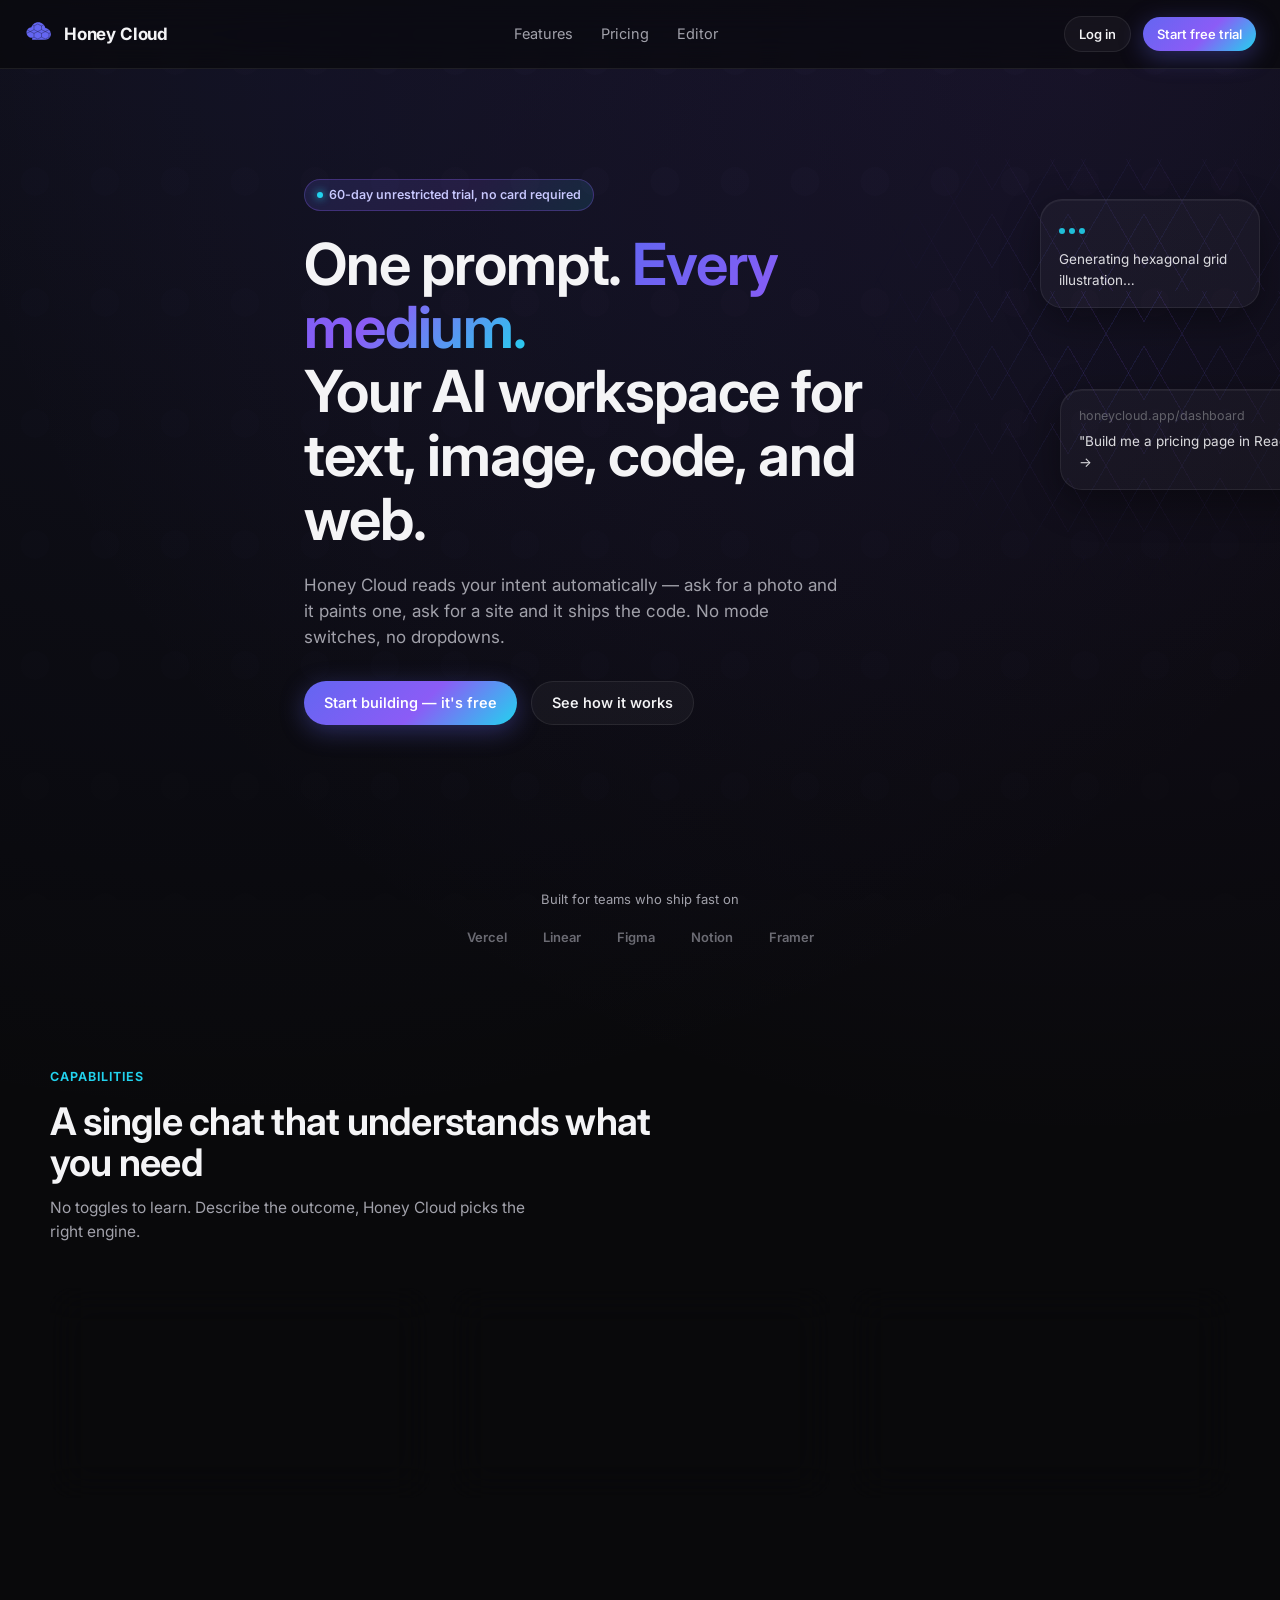
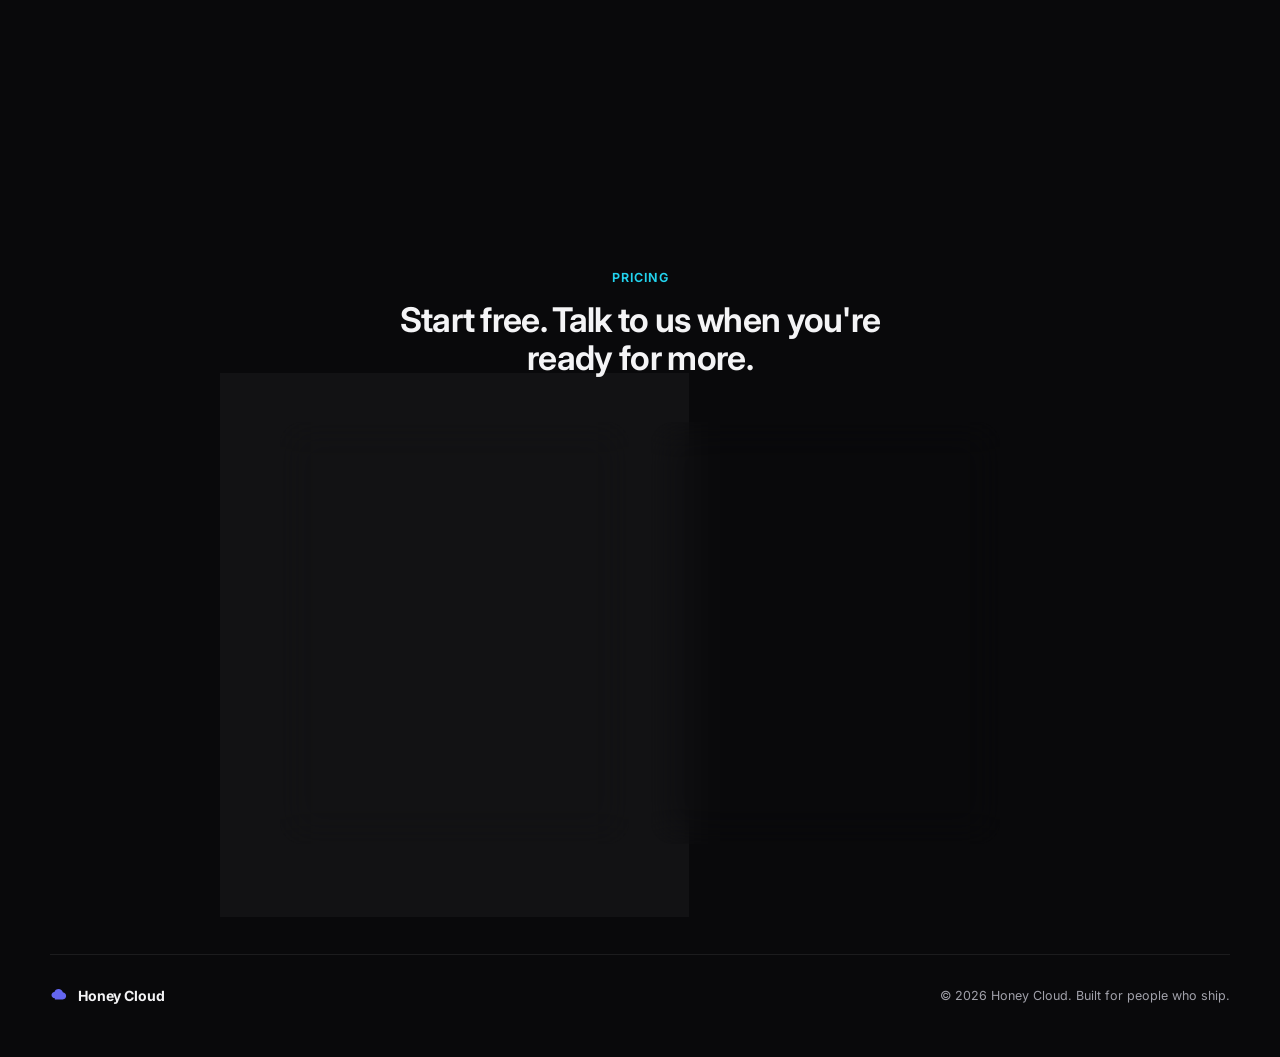
<file: index.html>
<!DOCTYPE html>
<html lang="en">
<head>
<meta charset="UTF-8">
<meta name="viewport" content="width=device-width, initial-scale=1.0">
<title>Honey Cloud — The AI workspace that thinks in every medium</title>
<link rel="preconnect" href="https://fonts.googleapis.com">
<link href="https://fonts.googleapis.com/css2?family=Inter:wght@400;500;600;650;700;800&display=swap" rel="stylesheet">
<link rel="stylesheet" href="style.css">
<link rel="stylesheet" href="components.css">
<link rel="stylesheet" href="animations.css">
</head>
<body>

<nav class="navbar">
  <div class="navbar__brand">
    <svg class="logo-mark" width="30" height="30" viewBox="0 0 48 48" fill="none" xmlns="http://www.w3.org/2000/svg">
      <defs>
        <linearGradient id="cloudGrad" x1="0" y1="0" x2="48" y2="48">
          <stop offset="0%" stop-color="#6366F1"/>
          <stop offset="55%" stop-color="#8B5CF6"/>
          <stop offset="100%" stop-color="#22D3EE"/>
        </linearGradient>
        <clipPath id="cloudClip">
          <path d="M13 30C8 30 4 26.2 4 21.5C4 17.1 7.4 13.5 11.8 13.1C13.2 8.5 17.5 5 22.7 5C28.4 5 33.1 9 34.2 14.3C39.2 14.9 43 19 43 24C43 29 39 33 34 33H13Z"/>
        </clipPath>
      </defs>
      <path d="M13 30C8 30 4 26.2 4 21.5C4 17.1 7.4 13.5 11.8 13.1C13.2 8.5 17.5 5 22.7 5C28.4 5 33.1 9 34.2 14.3C39.2 14.9 43 19 43 24C43 29 39 33 34 33H13Z" fill="url(#cloudGrad)"/>
      <g clip-path="url(#cloudClip)" stroke="rgba(9,9,11,0.55)" stroke-width="0.9" fill="none">
        <path d="M-2 8 L4 11 L4 17 L-2 20 M4 11 L10 8 L16 11 L16 17 L10 20 L4 17 M16 11 L22 8 L28 11 L28 17 L22 20 L16 17 M28 11 L34 8 L40 11 L40 17 L34 20 L28 17 M40 11 L46 8 L52 11 L52 17 L46 20 L40 17"/>
        <path d="M-2 20 L4 23 L4 29 L-2 32 M4 23 L10 20 L16 23 L16 29 L10 32 L4 29 M16 23 L22 20 L28 23 L28 29 L22 32 L16 29 M28 23 L34 20 L40 23 L40 29 L34 32 L28 29 M40 23 L46 20 L52 23 L52 29 L46 32 L40 29"/>
      </g>
    </svg>
    Honey Cloud
  </div>
  <div class="navbar__links">
    <a href="#features">Features</a>
    <a href="#pricing">Pricing</a>
    <a href="editor.html">Editor</a>
  </div>
  <div class="navbar__actions">
    <a href="login.html" class="btn btn-ghost btn-sm">Log in</a>
    <a href="login.html" class="btn btn-primary btn-sm">Start free trial</a>
  </div>
</nav>

<!-- ================= HERO ================= -->
<header class="hero parallax-stage">
  <div class="container hero__inner">
    <div class="badge reveal"><span class="badge-dot"></span> 60-day unrestricted trial, no card required</div>
    <h1 class="hero__title reveal">
      One prompt. <span class="gradient-text">Every medium.</span><br>
      Your AI workspace for text, image, code, and web.
    </h1>
    <p class="hero__sub reveal">
      Honey Cloud reads your intent automatically — ask for a photo and it paints one,
      ask for a site and it ships the code. No mode switches, no dropdowns.
    </p>
    <div class="hero__cta reveal">
      <a href="login.html" class="btn btn-primary">Start building — it's free</a>
      <a href="#features" class="btn btn-ghost">See how it works</a>
    </div>
  </div>

  <div class="hero__scene parallax-layer" id="heroScene">
    <div class="hero__panel hero__panel--1 glass-card hero-float">
      <span class="typing-dots"><span></span><span></span><span></span></span>
      <p style="color:var(--text-primary); font-size:13.5px; margin-top:8px;">Generating hexagonal grid illustration…</p>
    </div>
    <div class="hero__panel hero__panel--2 glass-card">
      <p style="font-size:12.5px; color:var(--text-tertiary);">honeycloud.app/dashboard</p>
      <p style="font-size:13.5px; color:var(--text-primary); margin-top:6px;">"Build me a pricing page in React" →</p>
    </div>
    <div class="hex-grid-deco" aria-hidden="true"></div>
  </div>
</header>

<!-- ================= LOGOS ================= -->
<section class="logo-strip container">
  <p class="reveal">Built for teams who ship fast on</p>
  <div class="logo-strip__row reveal">
    <span>Vercel</span><span>Linear</span><span>Figma</span><span>Notion</span><span>Framer</span>
  </div>
</section>

<!-- ================= FEATURES ================= -->
<section id="features" class="container features">
  <span class="section-eyebrow reveal">Capabilities</span>
  <h2 class="reveal">A single chat that understands what you need</h2>
  <p class="features__lede reveal">No toggles to learn. Describe the outcome, Honey Cloud picks the right engine.</p>

  <div class="features__grid">
    <article class="glass-card feature-card tilt-card reveal">
      <div class="hex-frame">
        <svg width="20" height="20" viewBox="0 0 24 24" fill="none" stroke="#c9c9ff" stroke-width="1.8"><rect x="3" y="3" width="18" height="18" rx="2"/><circle cx="8.5" cy="8.5" r="1.5"/><path d="M21 15l-5-5L5 21"/></svg>
      </div>
      <h3>Image generation</h3>
      <p>Say "photo of…" or "art of…" and Honey Cloud paints it instantly through a free public renderer — no separate tool.</p>
    </article>

    <article class="glass-card feature-card tilt-card reveal">
      <div class="hex-frame">
        <svg width="20" height="20" viewBox="0 0 24 24" fill="none" stroke="#c9c9ff" stroke-width="1.8"><polyline points="16 18 22 12 16 6"/><polyline points="8 6 2 12 8 18"/></svg>
      </div>
      <h3>Code &amp; websites</h3>
      <p>Ask for a site, a component, or a script — the answer lands in a syntax-highlighted block, ready to copy.</p>
    </article>

    <article class="glass-card feature-card tilt-card reveal">
      <div class="hex-frame">
        <svg width="20" height="20" viewBox="0 0 24 24" fill="none" stroke="#c9c9ff" stroke-width="1.8"><circle cx="11" cy="11" r="8"/><line x1="21" y1="21" x2="16.65" y2="16.65"/></svg>
      </div>
      <h3>Live web search</h3>
      <p>Flip on search for any message and Honey Cloud grounds its answer in real-time results before it responds.</p>
    </article>

    <article class="glass-card feature-card tilt-card reveal">
      <div class="hex-frame">
        <svg width="20" height="20" viewBox="0 0 24 24" fill="none" stroke="#c9c9ff" stroke-width="1.8"><path d="M12 20h9"/><path d="M16.5 3.5a2.12 2.12 0 0 1 3 3L7 19l-4 1 1-4Z"/></svg>
      </div>
      <h3>Canva-style editor</h3>
      <p>Crop, layer text, and adjust color on any generated image right inside the workspace, then export in one click.</p>
    </article>

    <article class="glass-card feature-card tilt-card reveal">
      <div class="hex-frame">
        <svg width="20" height="20" viewBox="0 0 24 24" fill="none" stroke="#c9c9ff" stroke-width="1.8"><rect x="3" y="11" width="18" height="10" rx="2"/><path d="M7 11V7a5 5 0 0 1 10 0v4"/></svg>
      </div>
      <h3>Private by default</h3>
      <p>Every session is scoped to your account in local storage — nothing you build is shared across workspaces.</p>
    </article>

    <article class="glass-card feature-card tilt-card reveal">
      <div class="hex-frame">
        <svg width="20" height="20" viewBox="0 0 24 24" fill="none" stroke="#c9c9ff" stroke-width="1.8"><path d="M12 2v20M2 12h20"/></svg>
      </div>
      <h3>60 days, unrestricted</h3>
      <p>Every new account gets two full months of unlimited access — no locked features, no soft paywalls.</p>
    </article>
  </div>
</section>

<!-- ================= PRICING ================= -->
<section id="pricing" class="container pricing">
  <span class="section-eyebrow reveal">Pricing</span>
  <h2 class="reveal">Start free. Talk to us when you're ready for more.</h2>

  <div class="pricing__grid">
    <div class="glass-card price-card reveal">
      <div>
        <h3>Trial</h3>
        <p style="margin-top:6px;">For getting your first project shipped.</p>
      </div>
      <div class="price-amount">$0 <span>/ 60 days</span></div>
      <ul class="price-features">
        <li>✓ Unlimited chat, image &amp; code generation</li>
        <li>✓ Full access to the visual editor</li>
        <li>✓ Live web search grounding</li>
      </ul>
      <a href="login.html" class="btn btn-ghost btn-block">Start trial</a>
    </div>

    <div class="glass-card price-card is-featured reveal">
      <div class="badge" style="align-self:flex-start;">Most requested</div>
      <div>
        <h3>Team</h3>
        <p style="margin-top:6px;">For studios running Honey Cloud daily.</p>
      </div>
      <div class="price-amount">Custom</div>
      <ul class="price-features">
        <li>✓ Everything in Trial, permanently</li>
        <li>✓ Priority access resets</li>
        <li>✓ Direct line to the admin team</li>
      </ul>
      <a href="login.html" class="btn btn-primary btn-block">Contact admin</a>
    </div>
  </div>
</section>

<footer class="container footer">
  <div class="navbar__brand" style="font-size:14px;">
    <svg width="18" height="18" viewBox="0 0 48 48"><path d="M13 30C8 30 4 26.2 4 21.5C4 17.1 7.4 13.5 11.8 13.1C13.2 8.5 17.5 5 22.7 5C28.4 5 33.1 9 34.2 14.3C39.2 14.9 43 19 43 24C43 29 39 33 34 33H13Z" fill="url(#cloudGrad)"/></svg>
    Honey Cloud
  </div>
  <p style="font-size:12.5px;">© 2026 Honey Cloud. Built for people who ship.</p>
</footer>

<div class="toast" id="toast"></div>

<style>
/* Page-specific layout, kept local since it only applies to index.html */
.hero { position: relative; overflow: hidden; padding: 110px 0 140px; z-index: 1; }
.hero__inner { max-width: 720px; text-align: left; }
.hero__title { font-size: clamp(34px, 5.4vw, 58px); margin: 22px 0 20px; }
.hero__sub { font-size: 17px; max-width: 540px; margin-bottom: 30px; }
.hero__cta { display: flex; gap: 14px; flex-wrap: wrap; }
.hero__scene { position: absolute; top: 90px; right: -40px; width: 480px; height: 420px; z-index: 0; opacity: 0.9; }
.hero__panel { position: absolute; padding: 16px 18px; width: 220px; }
.hero__panel--1 { top: 40px; right: 60px; }
.hero__panel--2 { top: 230px; right: 0; width: 260px; }
.hex-grid-deco {
  position: absolute; inset: 0;
  background-image: repeating-linear-gradient(60deg, transparent, transparent 38px, rgba(139,92,246,0.15) 38px, rgba(139,92,246,0.15) 39px),
                     repeating-linear-gradient(-60deg, transparent, transparent 38px, rgba(99,102,241,0.15) 38px, rgba(99,102,241,0.15) 39px);
  background-size: 76px 132px;
  mask-image: radial-gradient(circle at 60% 40%, black, transparent 70%);
}
.logo-strip { padding: 24px 0 60px; text-align: center; color: var(--text-tertiary); font-size: 13px; }
.logo-strip__row { display: flex; justify-content: center; gap: 36px; margin-top: 18px; flex-wrap: wrap; font-weight: 600; color: var(--text-tertiary); }
.features { padding: 60px 0 100px; }
.features h2 { font-size: clamp(26px, 3.6vw, 38px); max-width: 640px; }
.features__lede { margin-top: 12px; font-size: 15.5px; max-width: 480px; }
.features__grid { display: grid; grid-template-columns: repeat(3, 1fr); gap: 20px; margin-top: 44px; }
.feature-card { padding: 26px 24px; }
.feature-card h3 { font-size: 17px; margin-bottom: 8px; }
.feature-card p { font-size: 14px; }
.pricing { padding: 40px 0 110px; text-align: center; }
.pricing h2 { font-size: clamp(24px, 3.4vw, 34px); max-width: 560px; margin: 0 auto; }
.pricing__grid { display: grid; grid-template-columns: repeat(2, 1fr); gap: 22px; margin-top: 46px; max-width: 720px; margin-left: auto; margin-right: auto; text-align: left; }
.footer { display: flex; justify-content: space-between; align-items: center; padding: 30px 0 50px; border-top: 1px solid var(--border-glass); }
@media (max-width: 860px) {
  .navbar__links { display: none; }
  .hero__scene { display: none; }
  .features__grid { grid-template-columns: 1fr; }
  .pricing__grid { grid-template-columns: 1fr; }
}
</style>

<script src="main.js"></script>
</body>
</html>
</file>
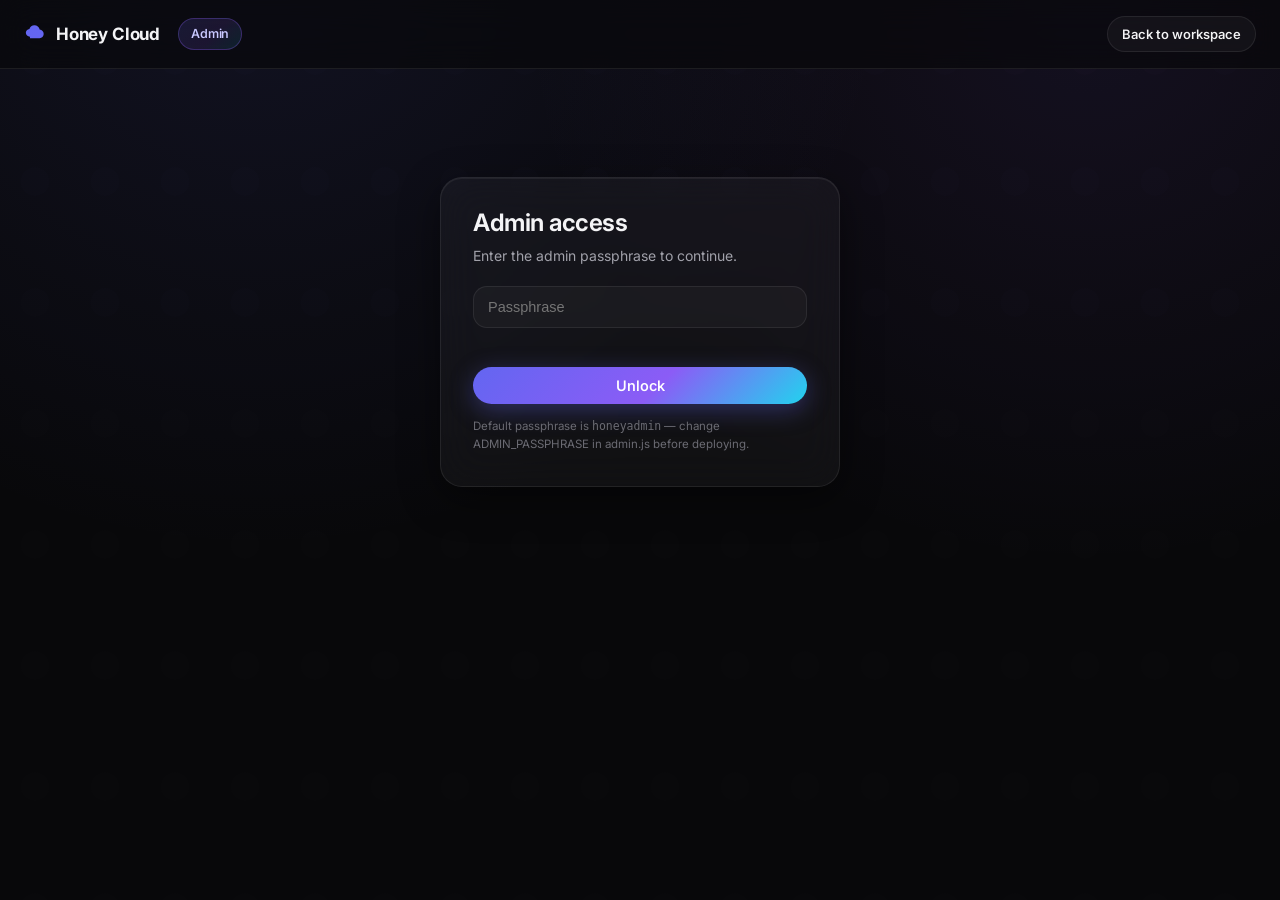
<file: admin.html>
<!DOCTYPE html>
<html lang="en">
<head>
<meta charset="UTF-8">
<meta name="viewport" content="width=device-width, initial-scale=1.0">
<title>Admin — Honey Cloud</title>
<link href="https://fonts.googleapis.com/css2?family=Inter:wght@400;500;600;650;700;800&display=swap" rel="stylesheet">
<link rel="stylesheet" href="style.css">
<link rel="stylesheet" href="components.css">
<link rel="stylesheet" href="animations.css">
</head>
<body>

<nav class="navbar">
  <a href="dashboard.html" class="navbar__brand">
    <svg width="22" height="22" viewBox="0 0 48 48">
      <defs><linearGradient id="g4" x1="0" y1="0" x2="48" y2="48">
        <stop offset="0%" stop-color="#6366F1"/><stop offset="55%" stop-color="#8B5CF6"/><stop offset="100%" stop-color="#22D3EE"/>
      </linearGradient></defs>
      <path d="M13 30C8 30 4 26.2 4 21.5C4 17.1 7.4 13.5 11.8 13.1C13.2 8.5 17.5 5 22.7 5C28.4 5 33.1 9 34.2 14.3C39.2 14.9 43 19 43 24C43 29 39 33 34 33H13Z" fill="url(#g4)"/>
    </svg>
    Honey Cloud <span class="badge" style="margin-left:8px;">Admin</span>
  </a>
  <a href="dashboard.html" class="btn btn-ghost btn-sm">Back to workspace</a>
</nav>

<main class="container" style="padding:48px 24px 80px; max-width:920px;">

  <div id="lockScreen" class="glass-card" style="max-width:400px; margin:60px auto; padding:32px;">
    <h2 style="margin-bottom:8px;">Admin access</h2>
    <p style="margin-bottom:20px; font-size:14px;">Enter the admin passphrase to continue.</p>
    <div class="field">
      <input id="adminPass" type="password" placeholder="Passphrase">
      <div class="field-error" id="adminError"></div>
    </div>
    <button class="btn btn-primary btn-block" onclick="unlockAdmin()">Unlock</button>
    <p style="font-size:11.5px; color:var(--text-tertiary); margin-top:14px;">
      Default passphrase is <code>honeyadmin</code> — change ADMIN_PASSPHRASE in admin.js before deploying.
    </p>
  </div>

  <div id="adminContent" style="display:none;">
    <h1 style="font-size:28px; margin-bottom:6px;">Admin dashboard</h1>
    <p style="margin-bottom:32px;">Manage registered accounts and trial windows.</p>

    <div class="stat-grid">
      <div class="glass-card stat-card">
        <p class="stat-label">Registered users</p>
        <p class="stat-value" id="statUserCount">0</p>
      </div>
      <div class="glass-card stat-card">
        <p class="stat-label">Active trials</p>
        <p class="stat-value" id="statActiveCount">0</p>
      </div>
      <div class="glass-card stat-card">
        <p class="stat-label">Expired trials</p>
        <p class="stat-value" id="statExpiredCount">0</p>
      </div>
    </div>

    <div class="glass-card" style="margin-top:28px; padding:0; overflow:hidden;">
      <table class="user-table">
        <thead>
          <tr><th>Name</th><th>Email</th><th>Signed up</th><th>Trial status</th><th></th></tr>
        </thead>
        <tbody id="userTableBody"></tbody>
      </table>
      <p id="emptyUsers" style="padding:28px; text-align:center; color:var(--text-tertiary); display:none;">
        No accounts yet. New sign-ups from login.html will appear here.
      </p>
    </div>
  </div>
</main>

<div class="toast" id="toast"></div>

<style>
.stat-grid { display: grid; grid-template-columns: repeat(3, 1fr); gap: 18px; }
.stat-card { padding: 22px 24px; }
.stat-label { font-size: 12.5px; color: var(--text-tertiary); margin-bottom: 8px; }
.stat-value { font-size: 30px; font-weight: 700; letter-spacing: -0.02em; }
.user-table { width: 100%; border-collapse: collapse; font-size: 13.5px; }
.user-table th {
  text-align: left; padding: 14px 20px; font-size: 11.5px; text-transform: uppercase;
  letter-spacing: 0.05em; color: var(--text-tertiary); border-bottom: 1px solid var(--border-glass);
}
.user-table td { padding: 14px 20px; border-bottom: 1px solid var(--border-glass); color: var(--text-secondary); }
.user-table tr:last-child td { border-bottom: none; }
.status-active { color: #86efac; }
.status-expired { color: #fb7185; }
@media (max-width: 700px) { .stat-grid { grid-template-columns: 1fr; } }
</style>

<script src="main.js"></script>
<script src="auth.js"></script>
<script src="admin.js"></script>
</body>
</html>
</file>
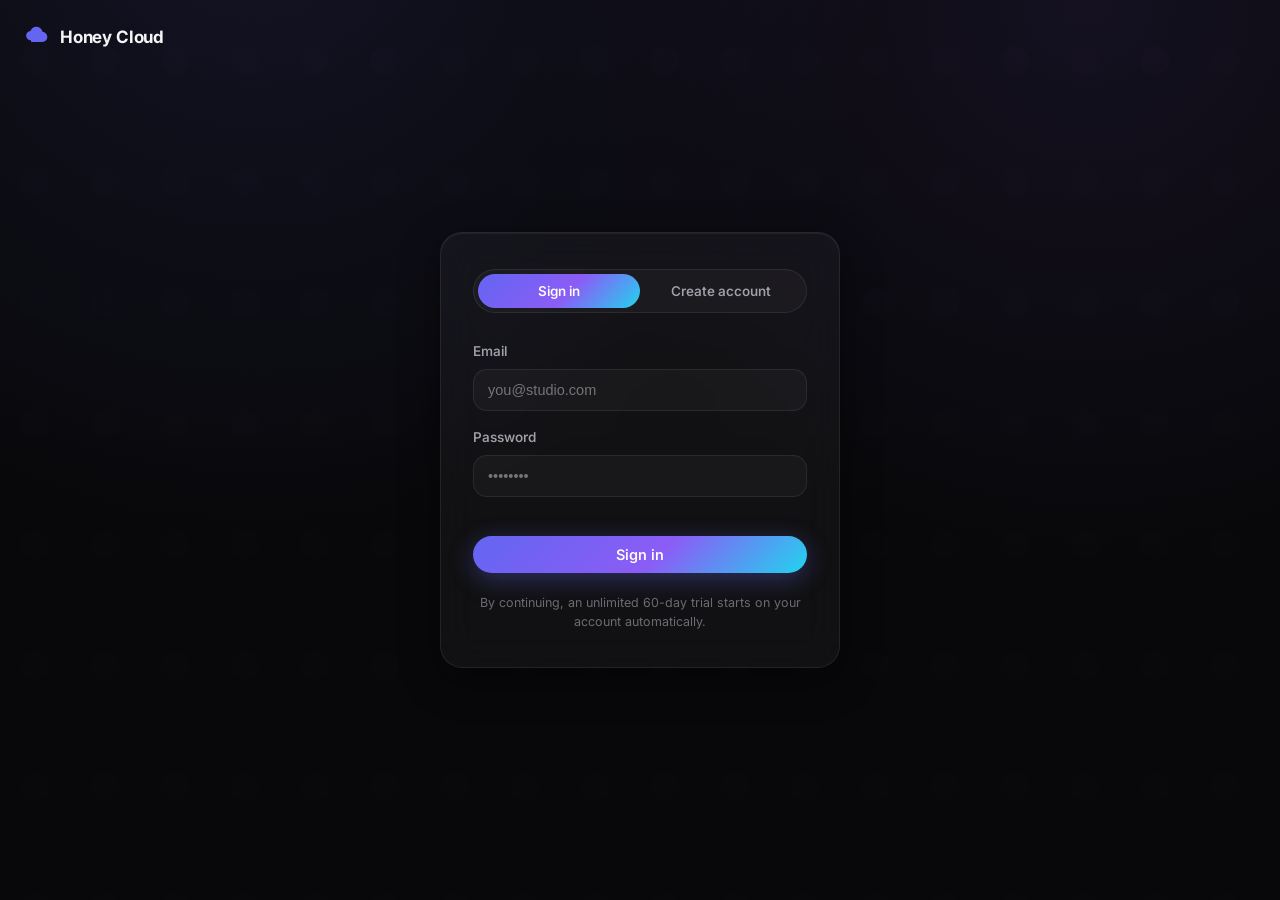
<file: dashboard.html>
<!DOCTYPE html>
<html lang="en">
<head>
<meta charset="UTF-8">
<meta name="viewport" content="width=device-width, initial-scale=1.0">
<title>Dashboard — Honey Cloud</title>
<link href="https://fonts.googleapis.com/css2?family=Inter:wght@400;500;600;650;700;800&display=swap" rel="stylesheet">
<link rel="stylesheet" href="style.css">
<link rel="stylesheet" href="components.css">
<link rel="stylesheet" href="dashboard.css">
<link rel="stylesheet" href="animations.css">
</head>
<body>

<div class="sidebar-backdrop" id="sidebarBackdrop" onclick="toggleSidebar(false)"></div>

<div class="app-shell">
  <aside class="sidebar" id="sidebar">
    <a href="index.html" class="sidebar__brand">
      <svg class="logo-mark" width="24" height="24" viewBox="0 0 48 48">
        <defs><linearGradient id="g3" x1="0" y1="0" x2="48" y2="48">
          <stop offset="0%" stop-color="#6366F1"/><stop offset="55%" stop-color="#8B5CF6"/><stop offset="100%" stop-color="#22D3EE"/>
        </linearGradient></defs>
        <path d="M13 30C8 30 4 26.2 4 21.5C4 17.1 7.4 13.5 11.8 13.1C13.2 8.5 17.5 5 22.7 5C28.4 5 33.1 9 34.2 14.3C39.2 14.9 43 19 43 24C43 29 39 33 34 33H13Z" fill="url(#g3)"/>
      </svg>
      Honey Cloud
    </a>

    <button class="sidebar__new" onclick="newChat()">
      <svg width="16" height="16" viewBox="0 0 24 24" fill="none" stroke="currentColor" stroke-width="2"><path d="M12 5v14M5 12h14"/></svg>
      New chat
    </button>

    <div class="sidebar__section-label">Today</div>
    <div class="sidebar__history" id="historyList">
      <!-- populated by chat.js -->
    </div>

    <div class="sidebar__section-label" style="margin-top:auto;">Workspace</div>
    <a href="editor.html" class="sidebar__item">
      <svg width="15" height="15" viewBox="0 0 24 24" fill="none" stroke="currentColor" stroke-width="2"><path d="M12 20h9"/><path d="M16.5 3.5a2.12 2.12 0 0 1 3 3L7 19l-4 1 1-4Z"/></svg>
      Image editor
    </a>

    <div class="sidebar__footer">
      <div class="sidebar__user">
        <div class="sidebar__avatar" id="userAvatar">?</div>
        <span id="userNameLabel" style="overflow:hidden; text-overflow:ellipsis; white-space:nowrap;">—</span>
      </div>
      <button class="btn-icon" title="Log out" onclick="handleLogout()">
        <svg width="15" height="15" viewBox="0 0 24 24" fill="none" stroke="currentColor" stroke-width="2"><path d="M9 21H5a2 2 0 0 1-2-2V5a2 2 0 0 1 2-2h4"/><polyline points="16 17 21 12 16 7"/><line x1="21" y1="12" x2="9" y2="12"/></svg>
      </button>
    </div>
  </aside>

  <main class="workspace">
    <div class="workspace__topbar">
      <button class="btn-icon" id="sidebarToggle" onclick="toggleSidebar()" style="display:none;">
        <svg width="16" height="16" viewBox="0 0 24 24" fill="none" stroke="currentColor" stroke-width="2"><line x1="3" y1="12" x2="21" y2="12"/><line x1="3" y1="6" x2="21" y2="6"/><line x1="3" y1="18" x2="21" y2="18"/></svg>
      </button>
      <div class="trial-pill" id="trialPill">Checking trial status…</div>
      <a href="admin.html" class="gear-link" title="Admin" style="position:static;">
        <svg width="18" height="18" viewBox="0 0 24 24" fill="none" stroke="currentColor" stroke-width="1.8"><circle cx="12" cy="12" r="3"/><path d="M19.4 15a1.65 1.65 0 0 0 .33 1.82l.06.06a2 2 0 1 1-2.83 2.83l-.06-.06a1.65 1.65 0 0 0-1.82-.33 1.65 1.65 0 0 0-1 1.51V21a2 2 0 0 1-4 0v-.09A1.65 1.65 0 0 0 9 19.4a1.65 1.65 0 0 0-1.82.33l-.06.06a2 2 0 1 1-2.83-2.83l.06-.06a1.65 1.65 0 0 0 .33-1.82 1.65 1.65 0 0 0-1.51-1H3a2 2 0 0 1 0-4h.09A1.65 1.65 0 0 0 4.6 9a1.65 1.65 0 0 0-.33-1.82l-.06-.06a2 2 0 1 1 2.83-2.83l.06.06a1.65 1.65 0 0 0 1.82.33H9a1.65 1.65 0 0 0 1-1.51V3a2 2 0 0 1 4 0v.09a1.65 1.65 0 0 0 1 1.51 1.65 1.65 0 0 0 1.82-.33l.06-.06a2 2 0 1 1 2.83 2.83l-.06.06a1.65 1.65 0 0 0-.33 1.82V9a1.65 1.65 0 0 0 1.51 1H21a2 2 0 0 1 0 4h-.09a1.65 1.65 0 0 0-1.51 1z"/></svg>
      </a>
    </div>

    <div class="chat-scroll" id="chatScroll">
      <div class="chat-inner" id="chatInner">
        <div class="chat-empty" id="chatEmpty">
          <svg width="46" height="46" viewBox="0 0 48 48" class="hero-float">
            <path d="M13 30C8 30 4 26.2 4 21.5C4 17.1 7.4 13.5 11.8 13.1C13.2 8.5 17.5 5 22.7 5C28.4 5 33.1 9 34.2 14.3C39.2 14.9 43 19 43 24C43 29 39 33 34 33H13Z" fill="url(#chatCloudGrad)"/>
            <defs><linearGradient id="chatCloudGrad" x1="0" y1="0" x2="48" y2="48">
              <stop offset="0%" stop-color="#6366F1"/><stop offset="55%" stop-color="#8B5CF6"/><stop offset="100%" stop-color="#22D3EE"/>
            </linearGradient></defs>
          </svg>
          <h2>What are we building today?</h2>
          <p style="max-width:380px;">Ask for a chat answer, a photo, a video frame, or working code — Honey Cloud picks the right output automatically.</p>
        </div>
      </div>
    </div>

    <div class="composer">
      <div class="composer-inner glass-card">
        <textarea id="promptInput" rows="1" placeholder="Message Honey Cloud… try 'photo of a honeycomb at sunrise'" onkeydown="handleComposerKey(event)"></textarea>
        <div class="composer-tools">
          <button class="tool-toggle" id="searchToggle" onclick="toggleSearch()" title="Ground responses in live web search">
            <svg width="13" height="13" viewBox="0 0 24 24" fill="none" stroke="currentColor" stroke-width="2"><circle cx="11" cy="11" r="8"/><line x1="21" y1="21" x2="16.65" y2="16.65"/></svg>
            Search
          </button>
          <button class="btn-icon" id="sendBtn" onclick="sendMessage()" style="background:var(--accent-gradient);">
            <svg width="15" height="15" viewBox="0 0 24 24" fill="none" stroke="white" stroke-width="2"><line x1="22" y1="2" x2="11" y2="13"/><polygon points="22 2 15 22 11 13 2 9 22 2"/></svg>
          </button>
        </div>
      </div>
      <p class="composer-hint">Honey Cloud can make mistakes. Verify important results.</p>
    </div>
  </main>
</div>

<div class="toast" id="toast"></div>

<script src="main.js"></script>
<script src="auth.js"></script>
<script src="chat.js"></script>
</body>
</html>
</file>
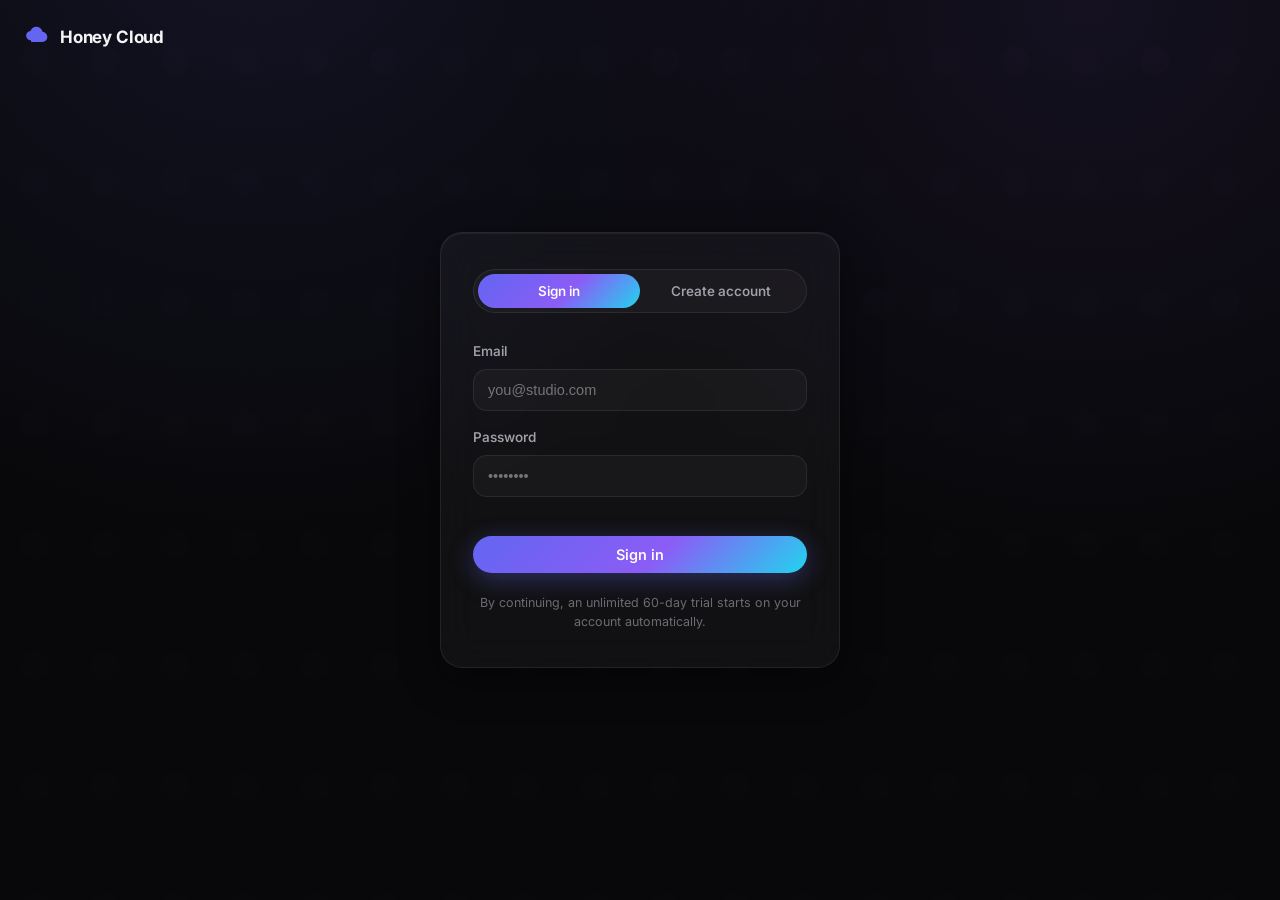
<file: editor.html>
<!DOCTYPE html>
<html lang="en">
<head>
<meta charset="UTF-8">
<meta name="viewport" content="width=device-width, initial-scale=1.0">
<title>Editor — Honey Cloud</title>
<link href="https://fonts.googleapis.com/css2?family=Inter:wght@400;500;600;650;700;800&display=swap" rel="stylesheet">
<link rel="stylesheet" href="style.css">
<link rel="stylesheet" href="components.css">
<link rel="stylesheet" href="editor.css">
<link rel="stylesheet" href="animations.css">
</head>
<body>

<div class="editor-shell">
  <div class="editor-topbar">
    <div class="navbar__brand" style="font-size:15px;">
      <a href="dashboard.html" class="btn-icon" title="Back to chat">
        <svg width="15" height="15" viewBox="0 0 24 24" fill="none" stroke="currentColor" stroke-width="2"><line x1="19" y1="12" x2="5" y2="12"/><polyline points="12 19 5 12 12 5"/></svg>
      </a>
      Image editor
    </div>
    <div style="display:flex; gap:10px;">
      <button class="btn btn-ghost btn-sm" onclick="resetCanvas()">Reset</button>
      <button class="btn btn-primary btn-sm" onclick="downloadCanvas()">
        <svg width="14" height="14" viewBox="0 0 24 24" fill="none" stroke="white" stroke-width="2"><path d="M21 15v4a2 2 0 0 1-2 2H5a2 2 0 0 1-2-2v-4"/><polyline points="7 10 12 15 17 10"/><line x1="12" y1="15" x2="12" y2="3"/></svg>
        Download
      </button>
    </div>
  </div>

  <div class="editor-body">
    <div class="tool-rail">
      <button class="tool-btn is-active" data-tool="select" onclick="setTool('select')">
        <svg width="18" height="18" viewBox="0 0 24 24" fill="none" stroke="currentColor" stroke-width="1.8"><path d="M3 3l7.07 16.97 2.51-7.39 7.39-2.51L3 3z"/></svg>
        <span>Select / move</span>
      </button>
      <button class="tool-btn" data-tool="crop" onclick="setTool('crop')">
        <svg width="18" height="18" viewBox="0 0 24 24" fill="none" stroke="currentColor" stroke-width="1.8"><path d="M6.13 1L6 16a2 2 0 0 0 2 2h15"/><path d="M1 6.13L16 6a2 2 0 0 1 2 2v15"/></svg>
        <span>Crop</span>
      </button>
      <button class="tool-btn" data-tool="text" onclick="setTool('text')">
        <svg width="18" height="18" viewBox="0 0 24 24" fill="none" stroke="currentColor" stroke-width="1.8"><polyline points="4 7 4 4 20 4 20 7"/><line x1="9" y1="20" x2="15" y2="20"/><line x1="12" y1="4" x2="12" y2="20"/></svg>
        <span>Add text</span>
      </button>
      <button class="tool-btn" data-tool="shape" onclick="setTool('shape')">
        <svg width="18" height="18" viewBox="0 0 24 24" fill="none" stroke="currentColor" stroke-width="1.8"><rect x="3" y="3" width="7" height="7"/><circle cx="17.5" cy="17.5" r="3.5"/></svg>
        <span>Shapes</span>
      </button>
      <button class="tool-btn" data-tool="color" onclick="setTool('color')">
        <svg width="18" height="18" viewBox="0 0 24 24" fill="none" stroke="currentColor" stroke-width="1.8"><circle cx="13.5" cy="6.5" r=".5"/><circle cx="17.5" cy="10.5" r=".5"/><circle cx="8.5" cy="7.5" r=".5"/><circle cx="6.5" cy="12.5" r=".5"/><path d="M12 2C6.5 2 2 6.5 2 12s4.5 10 10 10c.9 0 1.5-.7 1.5-1.5 0-.4-.2-.8-.4-1.1-.3-.3-.4-.6-.4-1 0-.8.7-1.5 1.5-1.5H16c3.3 0 6-2.7 6-6 0-4.4-4.5-8-10-8z"/></svg>
        <span>Adjust color</span>
      </button>
    </div>

    <div class="canvas-stage">
      <canvas id="editorCanvas" width="600" height="450"></canvas>
      <div class="canvas-zoom">
        <button class="btn-icon" style="width:26px;height:26px;" onclick="zoomCanvas(-0.1)">−</button>
        <span id="zoomLabel">100%</span>
        <button class="btn-icon" style="width:26px;height:26px;" onclick="zoomCanvas(0.1)">+</button>
      </div>
    </div>

    <aside class="editor-panel">
      <div class="panel-group" id="textPanel" style="display:none;">
        <h4>Text</h4>
        <input class="text-input-row" id="textInputValue" placeholder="Type your text…" oninput="renderCanvas()">
        <div class="slider-row"><label>Size <span id="fontSizeVal">36px</span></label>
          <input type="range" id="fontSize" min="12" max="120" value="36" oninput="renderCanvas()"></div>
      </div>

      <div class="panel-group" id="shapePanel" style="display:none;">
        <h4>Shape</h4>
        <div style="display:flex; gap:8px;">
          <button class="btn btn-ghost btn-sm" onclick="addShape('rect')">Rectangle</button>
          <button class="btn btn-ghost btn-sm" onclick="addShape('circle')">Circle</button>
        </div>
      </div>

      <div class="panel-group" id="colorPanelGroup">
        <h4>Fill / accent color</h4>
        <div class="swatch-row">
          <div class="swatch is-active" style="background:#6366F1" onclick="setColor('#6366F1', this)"></div>
          <div class="swatch" style="background:#8B5CF6" onclick="setColor('#8B5CF6', this)"></div>
          <div class="swatch" style="background:#22D3EE" onclick="setColor('#22D3EE', this)"></div>
          <div class="swatch" style="background:#F4F4F6" onclick="setColor('#F4F4F6', this)"></div>
          <div class="swatch" style="background:#09090B" onclick="setColor('#09090B', this)"></div>
        </div>
      </div>

      <div class="panel-group">
        <h4>Adjustments</h4>
        <div class="slider-row"><label>Brightness <span id="brightVal">100%</span></label>
          <input type="range" id="brightness" min="20" max="200" value="100" oninput="renderCanvas()"></div>
        <div class="slider-row"><label>Contrast <span id="contrastVal">100%</span></label>
          <input type="range" id="contrast" min="20" max="200" value="100" oninput="renderCanvas()"></div>
        <div class="slider-row"><label>Saturation <span id="saturateVal">100%</span></label>
          <input type="range" id="saturate" min="0" max="200" value="100" oninput="renderCanvas()"></div>
      </div>

      <div class="panel-group">
        <h4>Crop</h4>
        <div class="slider-row"><label>Inset <span id="cropVal">0%</span></label>
          <input type="range" id="cropInset" min="0" max="40" value="0" oninput="renderCanvas()"></div>
      </div>
    </aside>
  </div>
</div>

<div class="toast" id="toast"></div>

<script src="main.js"></script>
<script src="auth.js"></script>
<script>
  const canvas = document.getElementById('editorCanvas');
  const ctx = canvas.getContext('2d');
  let activeTool = 'select';
  let activeColor = '#6366F1';
  let zoom = 1;
  let shapes = [];        // {type, x, y, w, h, color}
  let textLayer = { value: '', size: 36 };

  function loadBaseImage() {
    // If the dashboard passed a generated image via sessionStorage, use it; else a placeholder gradient.
    const src = sessionStorage.getItem('hc_editor_image');
    const img = new Image();
    img.crossOrigin = 'anonymous';
    img.onload = () => { window.baseImage = img; renderCanvas(); };
    img.onerror = () => { window.baseImage = null; renderCanvas(); };
    img.src = src || '';
    if (!src) { window.baseImage = null; renderCanvas(); }
  }

  function setTool(tool) {
    activeTool = tool;
    document.querySelectorAll('.tool-btn').forEach(b => b.classList.toggle('is-active', b.dataset.tool === tool));
    document.getElementById('textPanel').style.display = tool === 'text' ? 'block' : 'none';
    document.getElementById('shapePanel').style.display = tool === 'shape' ? 'block' : 'none';
  }

  function setColor(color, el) {
    activeColor = color;
    document.querySelectorAll('.swatch').forEach(s => s.classList.remove('is-active'));
    el.classList.add('is-active');
    renderCanvas();
  }

  function addShape(type) {
    shapes.push({ type, x: 220, y: 160, w: 120, h: 90, color: activeColor });
    renderCanvas();
  }

  function zoomCanvas(delta) {
    zoom = Math.min(2, Math.max(0.4, zoom + delta));
    document.getElementById('zoomLabel').textContent = Math.round(zoom * 100) + '%';
    canvas.style.transform = `scale(${zoom})`;
  }

  function resetCanvas() {
    shapes = [];
    textLayer = { value: '', size: 36 };
    document.getElementById('textInputValue').value = '';
    ['brightness', 'contrast', 'saturate', 'cropInset'].forEach(id => document.getElementById(id).value = id === 'cropInset' ? 0 : 100);
    renderCanvas();
  }

  function renderCanvas() {
    const bright = document.getElementById('brightness').value;
    const contrast = document.getElementById('contrast').value;
    const sat = document.getElementById('saturate').value;
    const cropPct = document.getElementById('cropInset').value;
    document.getElementById('brightVal').textContent = bright + '%';
    document.getElementById('contrastVal').textContent = contrast + '%';
    document.getElementById('saturateVal').textContent = sat + '%';
    document.getElementById('cropVal').textContent = cropPct + '%';

    textLayer.value = document.getElementById('textInputValue').value;
    textLayer.size = parseInt(document.getElementById('fontSize').value, 10);
    document.getElementById('fontSizeVal').textContent = textLayer.size + 'px';

    ctx.save();
    ctx.clearRect(0, 0, canvas.width, canvas.height);
    ctx.filter = `brightness(${bright}%) contrast(${contrast}%) saturate(${sat}%)`;

    if (window.baseImage) {
      ctx.drawImage(window.baseImage, 0, 0, canvas.width, canvas.height);
    } else {
      const grad = ctx.createLinearGradient(0, 0, canvas.width, canvas.height);
      grad.addColorStop(0, '#6366F1');
      grad.addColorStop(0.55, '#8B5CF6');
      grad.addColorStop(1, '#22D3EE');
      ctx.fillStyle = grad;
      ctx.fillRect(0, 0, canvas.width, canvas.height);
    }
    ctx.filter = 'none';

    shapes.forEach(s => {
      ctx.fillStyle = s.color;
      if (s.type === 'rect') ctx.fillRect(s.x, s.y, s.w, s.h);
      if (s.type === 'circle') {
        ctx.beginPath();
        ctx.arc(s.x + s.w / 2, s.y + s.h / 2, s.w / 2, 0, Math.PI * 2);
        ctx.fill();
      }
    });

    if (textLayer.value) {
      ctx.fillStyle = '#ffffff';
      ctx.font = `700 ${textLayer.size}px Inter, sans-serif`;
      ctx.textAlign = 'center';
      ctx.shadowColor = 'rgba(0,0,0,0.5)';
      ctx.shadowBlur = 8;
      ctx.fillText(textLayer.value, canvas.width / 2, canvas.height / 2);
    }

    // Crop inset overlay (visual guide, applied on export)
    const inset = (cropPct / 100) * Math.min(canvas.width, canvas.height) * 0.5;
    if (inset > 0) {
      ctx.strokeStyle = 'rgba(34,211,238,0.9)';
      ctx.setLineDash([6, 5]);
      ctx.strokeRect(inset, inset, canvas.width - inset * 2, canvas.height - inset * 2);
      ctx.setLineDash([]);
    }
    ctx.restore();
  }

  function downloadCanvas() {
    const link = document.createElement('a');
    link.download = 'honeycloud-export.png';
    link.href = canvas.toDataURL('image/png');
    link.click();
    showToast('Image downloaded', 'success');
  }

  loadBaseImage();
</script>
</body>
</html>
</file>
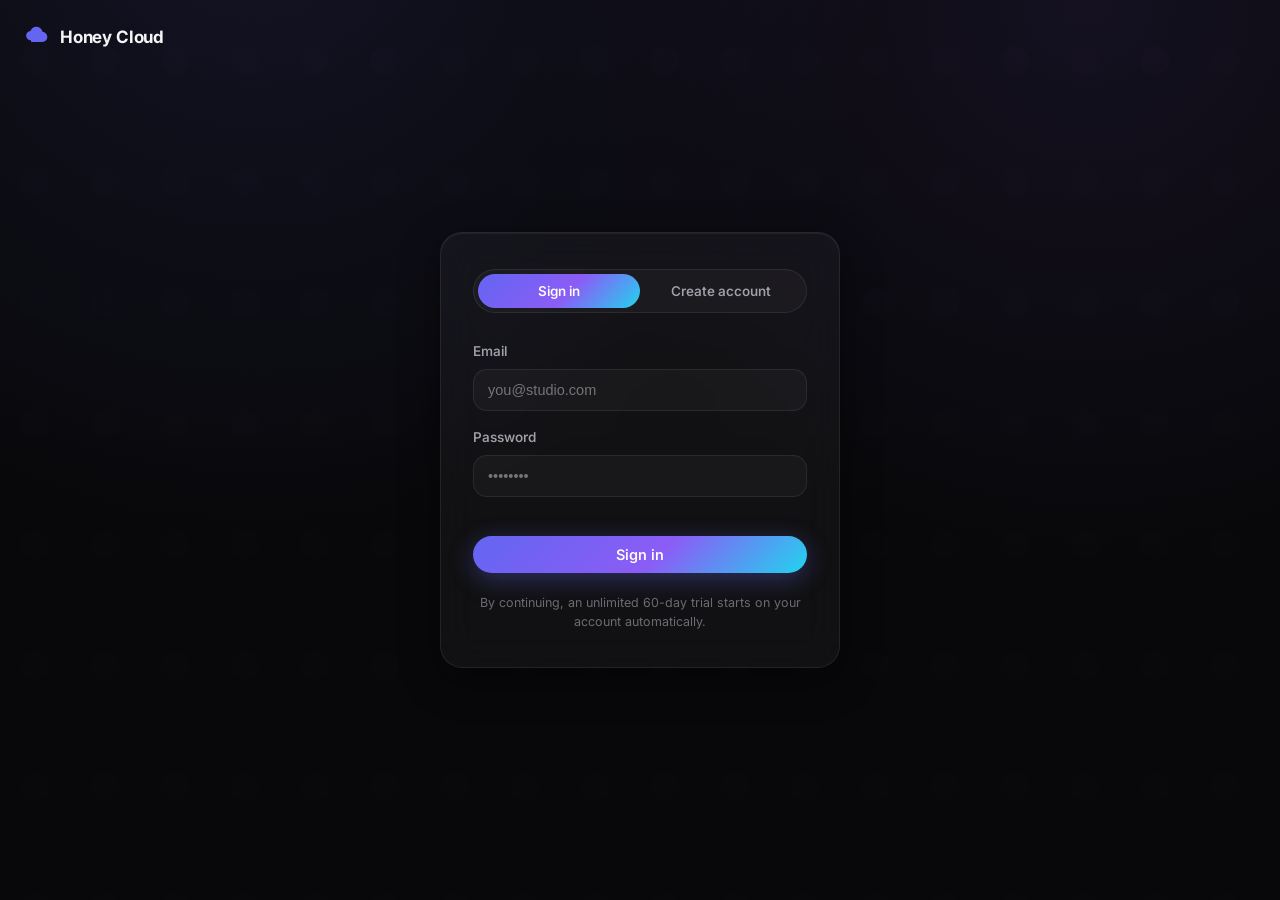
<file: login.html>
<!DOCTYPE html>
<html lang="en">
<head>
<meta charset="UTF-8">
<meta name="viewport" content="width=device-width, initial-scale=1.0">
<title>Sign in — Honey Cloud</title>
<link href="https://fonts.googleapis.com/css2?family=Inter:wght@400;500;600;650;700;800&display=swap" rel="stylesheet">
<link rel="stylesheet" href="style.css">
<link rel="stylesheet" href="components.css">
<link rel="stylesheet" href="animations.css">
</head>
<body>

<a href="index.html" class="navbar__brand" style="position:absolute; top:24px; left:24px; z-index:2;">
  <svg class="logo-mark" width="26" height="26" viewBox="0 0 48 48">
    <defs><linearGradient id="g2" x1="0" y1="0" x2="48" y2="48">
      <stop offset="0%" stop-color="#6366F1"/><stop offset="55%" stop-color="#8B5CF6"/><stop offset="100%" stop-color="#22D3EE"/>
    </linearGradient></defs>
    <path d="M13 30C8 30 4 26.2 4 21.5C4 17.1 7.4 13.5 11.8 13.1C13.2 8.5 17.5 5 22.7 5C28.4 5 33.1 9 34.2 14.3C39.2 14.9 43 19 43 24C43 29 39 33 34 33H13Z" fill="url(#g2)"/>
  </svg>
  Honey Cloud
</a>

<div class="auth-shell">
  <div class="glass-card auth-card reveal is-visible">
    <div class="auth-tabs">
      <button class="auth-tab is-active" id="tabSignin" onclick="setAuthTab('signin')">Sign in</button>
      <button class="auth-tab" id="tabSignup" onclick="setAuthTab('signup')">Create account</button>
    </div>

    <!-- SIGN IN -->
    <form id="signinForm" onsubmit="return false;">
      <div class="field">
        <label for="siEmail">Email</label>
        <input id="siEmail" type="email" placeholder="you@studio.com" autocomplete="email" required>
      </div>
      <div class="field">
        <label for="siPass">Password</label>
        <input id="siPass" type="password" placeholder="••••••••" autocomplete="current-password" required>
        <div class="field-error" id="siError"></div>
      </div>
      <button class="btn btn-primary btn-block" onclick="handleSignin()">Sign in</button>
    </form>

    <!-- SIGN UP -->
    <form id="signupForm" style="display:none;" onsubmit="return false;">
      <div class="field">
        <label for="suName">Name</label>
        <input id="suName" type="text" placeholder="Ada Lovelace" autocomplete="name" required>
      </div>
      <div class="field">
        <label for="suEmail">Email</label>
        <input id="suEmail" type="email" placeholder="you@studio.com" autocomplete="email" required>
      </div>
      <div class="field">
        <label for="suPass">Password</label>
        <input id="suPass" type="password" placeholder="At least 8 characters" autocomplete="new-password" required>
        <div class="field-error" id="suError"></div>
      </div>
      <button class="btn btn-primary btn-block" onclick="handleSignup()">Create account &amp; start 60-day trial</button>
    </form>

    <p style="text-align:center; font-size:12.5px; margin-top:20px; color:var(--text-tertiary);">
      By continuing, an unlimited 60-day trial starts on your account automatically.
    </p>
  </div>
</div>

<div class="toast" id="toast"></div>

<script src="main.js"></script>
<script src="auth.js"></script>
<script>
  function setAuthTab(tab) {
    const isSignin = tab === 'signin';
    document.getElementById('tabSignin').classList.toggle('is-active', isSignin);
    document.getElementById('tabSignup').classList.toggle('is-active', !isSignin);
    document.getElementById('signinForm').style.display = isSignin ? 'block' : 'none';
    document.getElementById('signupForm').style.display = isSignin ? 'none' : 'block';
  }
</script>
</body>
</html>
</file>
<file: style.css>
/* ==========================================================================
   Honey Cloud — Core Theme
   Design tokens: dark glass surface, blue→purple→cyan accent system
   ========================================================================== */

:root {
  /* Surfaces */
  --bg-0: #09090b;
  --bg-1: #0d0d10;
  --bg-2: #121214;
  --bg-glass: rgba(255, 255, 255, 0.04);
  --border-glass: rgba(255, 255, 255, 0.08);
  --border-glass-strong: rgba(255, 255, 255, 0.14);

  /* Text */
  --text-primary: #f4f4f6;
  --text-secondary: #a1a1aa;
  --text-tertiary: #6b6b73;

  /* Accent system */
  --accent-blue: #6366f1;
  --accent-cyan: #22d3ee;
  --accent-purple: #8b5cf6;
  --accent-gradient: linear-gradient(135deg, var(--accent-blue) 0%, var(--accent-purple) 55%, var(--accent-cyan) 100%);
  --accent-gradient-soft: linear-gradient(135deg, rgba(99, 102, 241, 0.16) 0%, rgba(139, 92, 246, 0.14) 55%, rgba(34, 211, 238, 0.12) 100%);

  /* Elevation */
  --shadow-glow: 0 0 60px rgba(99, 102, 241, 0.18);
  --shadow-card: 0 12px 40px rgba(0, 0, 0, 0.45);
  --shadow-inset: inset 0 1px 0 rgba(255, 255, 255, 0.06);

  /* Radii + spacing rhythm */
  --radius-sm: 8px;
  --radius-md: 14px;
  --radius-lg: 22px;
  --radius-full: 999px;

  /* Type scale */
  --font-sans: "Inter", -apple-system, BlinkMacSystemFont, "Segoe UI", sans-serif;

  /* Motion */
  --ease-out: cubic-bezier(0.16, 1, 0.3, 1);
  --ease-spring: cubic-bezier(0.34, 1.56, 0.64, 1);
}

* { box-sizing: border-box; }

html {
  scroll-behavior: smooth;
}

@media (prefers-reduced-motion: reduce) {
  html { scroll-behavior: auto; }
  *, *::before, *::after {
    animation-duration: 0.001ms !important;
    animation-iteration-count: 1 !important;
    transition-duration: 0.001ms !important;
    scroll-behavior: auto !important;
  }
}

body {
  margin: 0;
  background: radial-gradient(circle at 20% -10%, rgba(99, 102, 241, 0.12), transparent 45%),
              radial-gradient(circle at 85% 0%, rgba(139, 92, 246, 0.10), transparent 40%),
              var(--bg-0);
  color: var(--text-primary);
  font-family: var(--font-sans);
  font-size: 16px;
  line-height: 1.55;
  -webkit-font-smoothing: antialiased;
  min-height: 100vh;
}

/* Honeycomb ambient texture, sits behind all content */
body::before {
  content: "";
  position: fixed;
  inset: 0;
  z-index: 0;
  pointer-events: none;
  opacity: 0.05;
  background-image:
    radial-gradient(circle, transparent 20%, var(--bg-0) 21%),
    repeating-linear-gradient(60deg, transparent, transparent 34px, var(--border-glass-strong) 34px, var(--border-glass-strong) 35px),
    repeating-linear-gradient(-60deg, transparent, transparent 34px, var(--border-glass-strong) 34px, var(--border-glass-strong) 35px);
  background-size: 70px 121px;
}

h1, h2, h3, h4 {
  margin: 0;
  font-weight: 650;
  letter-spacing: -0.02em;
  line-height: 1.1;
}

p { margin: 0; color: var(--text-secondary); }

a { color: inherit; text-decoration: none; }

img, svg { display: block; max-width: 100%; }

button {
  font-family: inherit;
  cursor: pointer;
  border: none;
  background: none;
  color: inherit;
}

::selection {
  background: rgba(99, 102, 241, 0.35);
}

::-webkit-scrollbar { width: 10px; height: 10px; }
::-webkit-scrollbar-track { background: transparent; }
::-webkit-scrollbar-thumb {
  background: rgba(255, 255, 255, 0.12);
  border-radius: var(--radius-full);
}
::-webkit-scrollbar-thumb:hover { background: rgba(255, 255, 255, 0.2); }

/* Focus visibility — never suppressed */
:focus-visible {
  outline: 2px solid var(--accent-cyan);
  outline-offset: 3px;
  border-radius: var(--radius-sm);
}

.container {
  width: 100%;
  max-width: 1180px;
  margin: 0 auto;
  padding: 0 24px;
}

.gradient-text {
  background: var(--accent-gradient);
  -webkit-background-clip: text;
  background-clip: text;
  color: transparent;
}

.sr-only {
  position: absolute;
  width: 1px; height: 1px;
  padding: 0; margin: -1px;
  overflow: hidden;
  clip: rect(0, 0, 0, 0);
  white-space: nowrap;
  border: 0;
}
</file>
<file: components.css>
/* ==========================================================================
   Honey Cloud — Components
   ========================================================================== */

/* ---- Navbar ---- */
.navbar {
  position: sticky;
  top: 0;
  z-index: 50;
  display: flex;
  align-items: center;
  justify-content: space-between;
  padding: 16px 24px;
  background: rgba(9, 9, 11, 0.72);
  backdrop-filter: blur(16px) saturate(140%);
  -webkit-backdrop-filter: blur(16px) saturate(140%);
  border-bottom: 1px solid var(--border-glass);
}

.navbar__brand {
  display: flex;
  align-items: center;
  gap: 10px;
  font-weight: 700;
  font-size: 17px;
  letter-spacing: -0.01em;
}

.navbar__links {
  display: flex;
  align-items: center;
  gap: 28px;
}

.navbar__links a {
  font-size: 14.5px;
  color: var(--text-secondary);
  transition: color 0.2s var(--ease-out);
}
.navbar__links a:hover { color: var(--text-primary); }

.navbar__actions { display: flex; align-items: center; gap: 12px; }

/* ---- Buttons ---- */
.btn {
  display: inline-flex;
  align-items: center;
  justify-content: center;
  gap: 8px;
  padding: 10px 20px;
  border-radius: var(--radius-full);
  font-size: 14.5px;
  font-weight: 560;
  transition: transform 0.18s var(--ease-spring), box-shadow 0.2s var(--ease-out), background 0.2s var(--ease-out), border-color 0.2s var(--ease-out);
  white-space: nowrap;
}
.btn:active { transform: scale(0.97); }

.btn-primary {
  background: var(--accent-gradient);
  color: #fff;
  box-shadow: 0 6px 24px rgba(99, 102, 241, 0.35);
}
.btn-primary:hover { box-shadow: 0 10px 32px rgba(139, 92, 246, 0.45); transform: translateY(-1px); }

.btn-ghost {
  background: var(--bg-glass);
  border: 1px solid var(--border-glass);
  color: var(--text-primary);
}
.btn-ghost:hover { background: rgba(255, 255, 255, 0.08); border-color: var(--border-glass-strong); }

.btn-sm { padding: 7px 14px; font-size: 13px; }
.btn-block { width: 100%; }
.btn-icon {
  width: 38px; height: 38px; padding: 0; border-radius: var(--radius-full);
  display: inline-flex; align-items: center; justify-content: center;
  background: var(--bg-glass); border: 1px solid var(--border-glass);
}
.btn-icon:hover { border-color: var(--border-glass-strong); background: rgba(255,255,255,0.08); }

/* ---- Glass card ---- */
.glass-card {
  background: var(--bg-glass);
  border: 1px solid var(--border-glass);
  border-radius: var(--radius-lg);
  box-shadow: var(--shadow-card), var(--shadow-inset);
  backdrop-filter: blur(20px);
  -webkit-backdrop-filter: blur(20px);
}

/* ---- Badges / pills ---- */
.badge {
  display: inline-flex;
  align-items: center;
  gap: 6px;
  padding: 5px 12px;
  border-radius: var(--radius-full);
  font-size: 12.5px;
  font-weight: 560;
  background: var(--accent-gradient-soft);
  border: 1px solid rgba(139, 92, 246, 0.3);
  color: #c9c9ff;
}

.badge-dot {
  width: 6px; height: 6px; border-radius: 50%;
  background: var(--accent-cyan);
  box-shadow: 0 0 8px var(--accent-cyan);
}

/* ---- Form fields ---- */
.field { display: flex; flex-direction: column; gap: 7px; margin-bottom: 16px; }
.field label { font-size: 13.5px; color: var(--text-secondary); font-weight: 550; }
.field input, .field select {
  padding: 12px 14px;
  border-radius: var(--radius-md);
  background: rgba(255, 255, 255, 0.03);
  border: 1px solid var(--border-glass);
  color: var(--text-primary);
  font-size: 14.5px;
  transition: border-color 0.2s var(--ease-out), background 0.2s var(--ease-out);
}
.field input:focus, .field select:focus {
  border-color: var(--accent-blue);
  background: rgba(99, 102, 241, 0.06);
  outline: none;
}
.field-error {
  font-size: 12.5px;
  color: #fb7185;
  min-height: 16px;
}

/* ---- Modal / auth card ---- */
.auth-shell {
  min-height: 100vh;
  display: grid;
  place-items: center;
  padding: 24px;
  position: relative;
  z-index: 1;
}
.auth-card {
  width: 100%;
  max-width: 400px;
  padding: 36px 32px;
}
.auth-tabs {
  display: flex;
  background: rgba(255, 255, 255, 0.03);
  border: 1px solid var(--border-glass);
  border-radius: var(--radius-full);
  padding: 4px;
  margin-bottom: 28px;
}
.auth-tab {
  flex: 1;
  text-align: center;
  padding: 9px 0;
  border-radius: var(--radius-full);
  font-size: 13.5px;
  font-weight: 560;
  color: var(--text-secondary);
  transition: all 0.2s var(--ease-out);
}
.auth-tab.is-active {
  background: var(--accent-gradient);
  color: #fff;
}

/* ---- Toast ---- */
.toast {
  position: fixed;
  bottom: 28px;
  left: 50%;
  transform: translateX(-50%) translateY(12px);
  padding: 13px 22px;
  border-radius: var(--radius-full);
  font-size: 14px;
  z-index: 200;
  opacity: 0;
  pointer-events: none;
  transition: all 0.3s var(--ease-out);
}
.toast.is-visible { opacity: 1; transform: translateX(-50%) translateY(0); pointer-events: auto; }
.toast.is-success { background: rgba(34, 211, 238, 0.15); border: 1px solid rgba(34, 211, 238, 0.4); color: #a5f3fc; }
.toast.is-error { background: rgba(251, 113, 133, 0.15); border: 1px solid rgba(251, 113, 133, 0.4); color: #fecdd3; }

/* ---- Section headers (shared marketing pattern) ---- */
.section-eyebrow {
  font-size: 12.5px;
  font-weight: 650;
  letter-spacing: 0.08em;
  text-transform: uppercase;
  color: var(--accent-cyan);
  margin-bottom: 14px;
  display: block;
}

/* ---- Pricing card ---- */
.price-card {
  padding: 32px 28px;
  display: flex;
  flex-direction: column;
  gap: 20px;
}
.price-card.is-featured {
  border: 1px solid rgba(139, 92, 246, 0.45);
  box-shadow: var(--shadow-glow), var(--shadow-card);
  position: relative;
}
.price-amount { font-size: 40px; font-weight: 700; letter-spacing: -0.03em; }
.price-amount span { font-size: 15px; color: var(--text-tertiary); font-weight: 500; }
.price-features { list-style: none; padding: 0; margin: 0; display: flex; flex-direction: column; gap: 12px; }
.price-features li { display: flex; gap: 10px; font-size: 14px; color: var(--text-secondary); align-items: flex-start; }

/* ---- Hex icon frame (feature cards) ---- */
.hex-frame {
  width: 46px; height: 46px;
  display: grid; place-items: center;
  clip-path: polygon(25% 3%, 75% 3%, 100% 50%, 75% 97%, 25% 97%, 0% 50%);
  background: var(--accent-gradient-soft);
  border: 1px solid rgba(139, 92, 246, 0.3);
  margin-bottom: 18px;
}
</file>
<file: animations.css>
/* ==========================================================================
   Honey Cloud — Animations & 3D Scroll GUI
   ========================================================================== */

@keyframes glow-pulse {
  0%, 100% { filter: drop-shadow(0 0 8px rgba(99, 102, 241, 0.5)); }
  50% { filter: drop-shadow(0 0 22px rgba(139, 92, 246, 0.75)); }
}

@keyframes fade-up {
  from { opacity: 0; transform: translateY(22px); }
  to { opacity: 1; transform: translateY(0); }
}

@keyframes float-slow {
  0%, 100% { transform: translateY(0) rotate(0deg); }
  50% { transform: translateY(-14px) rotate(1.5deg); }
}

@keyframes typing-dot {
  0%, 60%, 100% { transform: translateY(0); opacity: 0.4; }
  30% { transform: translateY(-5px); opacity: 1; }
}

@keyframes shimmer {
  0% { background-position: -200% 0; }
  100% { background-position: 200% 0; }
}

.logo-mark { animation: glow-pulse 3.4s ease-in-out infinite; }
.hero-float { animation: float-slow 7s ease-in-out infinite; }

/* Scroll-reveal base state; toggled by IntersectionObserver in main.js */
.reveal {
  opacity: 0;
  transform: translateY(32px);
  transition: opacity 0.8s var(--ease-out), transform 0.8s var(--ease-out);
}
.reveal.is-visible {
  opacity: 1;
  transform: translateY(0);
}

/* 3D perspective stage for hero + feature grid */
.parallax-stage {
  perspective: 1200px;
  perspective-origin: 50% 30%;
}

.parallax-layer {
  transform-style: preserve-3d;
  transition: transform 0.1s linear;
  will-change: transform;
}

.tilt-card {
  transform-style: preserve-3d;
  transition: transform 0.5s var(--ease-out), box-shadow 0.5s var(--ease-out);
}
.tilt-card.is-visible {
  animation: fade-up 0.7s var(--ease-out) both;
}

@media (prefers-reduced-motion: reduce) {
  .logo-mark, .hero-float { animation: none; }
  .reveal { opacity: 1; transform: none; transition: none; }
  .parallax-layer, .tilt-card { transform: none !important; transition: none; }
}

/* Typing indicator (chat) */
.typing-dots { display: inline-flex; gap: 4px; align-items: center; padding: 4px 0; }
.typing-dots span {
  width: 6px; height: 6px; border-radius: 50%;
  background: var(--accent-cyan);
  animation: typing-dot 1.2s ease-in-out infinite;
}
.typing-dots span:nth-child(2) { animation-delay: 0.15s; }
.typing-dots span:nth-child(3) { animation-delay: 0.3s; }

/* Skeleton shimmer */
.skeleton {
  background: linear-gradient(90deg, rgba(255,255,255,0.03) 25%, rgba(255,255,255,0.08) 37%, rgba(255,255,255,0.03) 63%);
  background-size: 400% 100%;
  animation: shimmer 1.6s ease-in-out infinite;
  border-radius: var(--radius-md);
}
</file>
<file: dashboard.css>
/* ==========================================================================
   Honey Cloud — Dashboard
   ========================================================================== */

.app-shell {
  display: grid;
  grid-template-columns: 272px 1fr;
  height: 100vh;
  position: relative;
  z-index: 1;
}

/* ---- Sidebar ---- */
.sidebar {
  display: flex;
  flex-direction: column;
  background: var(--bg-1);
  border-right: 1px solid var(--border-glass);
  padding: 18px 14px;
  overflow-y: auto;
}

.sidebar__brand {
  display: flex;
  align-items: center;
  gap: 10px;
  padding: 6px 8px 20px;
  font-weight: 700;
  font-size: 16px;
}

.sidebar__new {
  display: flex;
  align-items: center;
  gap: 10px;
  padding: 11px 14px;
  border-radius: var(--radius-md);
  background: var(--accent-gradient-soft);
  border: 1px solid rgba(139, 92, 246, 0.3);
  font-size: 14px;
  font-weight: 560;
  margin-bottom: 18px;
  transition: background 0.2s var(--ease-out);
}
.sidebar__new:hover { background: rgba(139, 92, 246, 0.2); }

.sidebar__section-label {
  font-size: 11.5px;
  font-weight: 650;
  letter-spacing: 0.06em;
  text-transform: uppercase;
  color: var(--text-tertiary);
  padding: 12px 10px 6px;
}

.sidebar__history { display: flex; flex-direction: column; gap: 2px; }
.sidebar__item {
  display: flex;
  align-items: center;
  gap: 10px;
  padding: 9px 10px;
  border-radius: var(--radius-sm);
  font-size: 13.5px;
  color: var(--text-secondary);
  white-space: nowrap;
  overflow: hidden;
  text-overflow: ellipsis;
  transition: background 0.15s var(--ease-out), color 0.15s var(--ease-out);
}
.sidebar__item:hover { background: rgba(255,255,255,0.05); color: var(--text-primary); }
.sidebar__item.is-active { background: rgba(99, 102, 241, 0.14); color: var(--text-primary); }

.sidebar__footer {
  margin-top: auto;
  padding-top: 14px;
  border-top: 1px solid var(--border-glass);
  display: flex;
  align-items: center;
  justify-content: space-between;
  gap: 8px;
}
.sidebar__user { display: flex; align-items: center; gap: 10px; font-size: 13.5px; overflow: hidden; }
.sidebar__avatar {
  width: 30px; height: 30px; border-radius: 50%;
  background: var(--accent-gradient);
  display: grid; place-items: center;
  font-size: 12px; font-weight: 700; flex-shrink: 0;
}

/* ---- Chat workspace ---- */
.workspace {
  display: flex;
  flex-direction: column;
  height: 100vh;
  overflow: hidden;
}

.workspace__topbar {
  display: flex;
  align-items: center;
  justify-content: space-between;
  padding: 14px 28px;
  border-bottom: 1px solid var(--border-glass);
  background: rgba(9, 9, 11, 0.5);
  backdrop-filter: blur(12px);
}

.trial-pill {
  font-size: 12.5px;
  color: var(--text-secondary);
}
.trial-pill strong { color: var(--accent-cyan); font-weight: 650; }

.chat-scroll {
  flex: 1;
  overflow-y: auto;
  padding: 32px 0 120px;
}

.chat-inner {
  max-width: 760px;
  margin: 0 auto;
  padding: 0 24px;
  display: flex;
  flex-direction: column;
  gap: 26px;
}

.chat-empty {
  height: 100%;
  min-height: 50vh;
  display: flex;
  flex-direction: column;
  align-items: center;
  justify-content: center;
  text-align: center;
  gap: 14px;
}

.chat-empty h2 { font-size: 26px; }

.msg { display: flex; gap: 14px; max-width: 100%; }
.msg__avatar {
  width: 30px; height: 30px; border-radius: 50%;
  flex-shrink: 0;
  display: grid; place-items: center;
  font-size: 12px; font-weight: 700;
}
.msg.is-user .msg__avatar { background: rgba(255,255,255,0.08); }
.msg.is-ai .msg__avatar { background: var(--accent-gradient); }

.msg__body {
  font-size: 15px;
  line-height: 1.65;
  color: var(--text-primary);
  padding-top: 4px;
}
.msg__body p + p { margin-top: 10px; }
.msg__body pre {
  background: var(--bg-2);
  border: 1px solid var(--border-glass);
  border-radius: var(--radius-md);
  padding: 16px;
  overflow-x: auto;
  font-size: 13px;
  margin-top: 10px;
}
.msg__body code { font-family: "SFMono-Regular", Consolas, monospace; }
.msg__image {
  margin-top: 12px;
  border-radius: var(--radius-md);
  overflow: hidden;
  border: 1px solid var(--border-glass);
  max-width: 420px;
}

.composer {
  position: sticky;
  bottom: 0;
  padding: 18px 24px 24px;
  background: linear-gradient(to top, var(--bg-0) 50%, transparent);
}
.composer-inner {
  max-width: 760px;
  margin: 0 auto;
  padding: 8px 8px 8px 18px;
  display: flex;
  align-items: flex-end;
  gap: 10px;
}
.composer textarea {
  flex: 1;
  background: none;
  border: none;
  color: var(--text-primary);
  font-family: inherit;
  font-size: 14.5px;
  resize: none;
  max-height: 160px;
  padding: 10px 0;
  outline: none;
}
.composer-tools { display: flex; align-items: center; gap: 8px; padding-bottom: 2px; }
.tool-toggle {
  display: flex; align-items: center; gap: 6px;
  padding: 7px 12px;
  border-radius: var(--radius-full);
  border: 1px solid var(--border-glass);
  background: transparent;
  font-size: 12.5px;
  color: var(--text-secondary);
  transition: all 0.2s var(--ease-out);
}
.tool-toggle.is-active {
  background: var(--accent-gradient-soft);
  border-color: rgba(34, 211, 238, 0.4);
  color: var(--accent-cyan);
}
.composer-hint { text-align: center; font-size: 11.5px; color: var(--text-tertiary); margin-top: 10px; }

.gear-link {
  position: fixed;
  bottom: 18px;
  right: 18px;
  opacity: 0.35;
  transition: opacity 0.2s var(--ease-out);
  z-index: 30;
}
.gear-link:hover { opacity: 1; }

@media (max-width: 860px) {
  .app-shell { grid-template-columns: 1fr; }
  .sidebar {
    position: fixed;
    inset: 0 auto 0 0;
    width: 260px;
    transform: translateX(-100%);
    transition: transform 0.3s var(--ease-out);
    z-index: 60;
  }
  .sidebar.is-open { transform: translateX(0); }
  .sidebar-backdrop {
    position: fixed; inset: 0; background: rgba(0,0,0,0.5);
    z-index: 55; opacity: 0; pointer-events: none; transition: opacity 0.2s;
  }
  .sidebar-backdrop.is-visible { opacity: 1; pointer-events: auto; }
}
</file>
<file: editor.css>
/* ==========================================================================
   Honey Cloud — Editor
   ========================================================================== */

.editor-shell {
  display: grid;
  grid-template-rows: auto 1fr;
  height: 100vh;
}

.editor-topbar {
  display: flex;
  align-items: center;
  justify-content: space-between;
  padding: 12px 20px;
  border-bottom: 1px solid var(--border-glass);
  background: var(--bg-1);
}

.editor-body {
  display: grid;
  grid-template-columns: 76px 1fr 260px;
  min-height: 0;
}

/* ---- Tool rail ---- */
.tool-rail {
  display: flex;
  flex-direction: column;
  align-items: center;
  gap: 8px;
  padding: 16px 0;
  background: var(--bg-1);
  border-right: 1px solid var(--border-glass);
  overflow-y: auto;
}
.tool-btn {
  width: 48px; height: 48px;
  border-radius: var(--radius-md);
  display: grid; place-items: center;
  color: var(--text-secondary);
  border: 1px solid transparent;
  transition: all 0.18s var(--ease-out);
  position: relative;
}
.tool-btn:hover { background: rgba(255,255,255,0.05); color: var(--text-primary); }
.tool-btn.is-active {
  background: var(--accent-gradient-soft);
  border-color: rgba(139, 92, 246, 0.4);
  color: var(--accent-cyan);
}
.tool-btn span {
  position: absolute; left: 58px;
  font-size: 11.5px; background: var(--bg-2);
  border: 1px solid var(--border-glass);
  padding: 4px 8px; border-radius: 6px;
  white-space: nowrap; opacity: 0; pointer-events: none;
  transition: opacity 0.15s;
}
.tool-btn:hover span { opacity: 1; }

/* ---- Canvas stage ---- */
.canvas-stage {
  display: flex;
  align-items: center;
  justify-content: center;
  background:
    linear-gradient(45deg, #0c0c0e 25%, transparent 25%),
    linear-gradient(-45deg, #0c0c0e 25%, transparent 25%),
    linear-gradient(45deg, transparent 75%, #0c0c0e 75%),
    linear-gradient(-45deg, transparent 75%, #0c0c0e 75%);
  background-size: 22px 22px;
  background-position: 0 0, 0 11px, 11px -11px, -11px 0px;
  background-color: #050506;
  padding: 32px;
  overflow: auto;
  position: relative;
}

#editorCanvas {
  background: #fff;
  border-radius: 4px;
  box-shadow: 0 20px 60px rgba(0,0,0,0.6);
  touch-action: none;
}

.canvas-zoom {
  position: absolute;
  bottom: 18px; left: 50%;
  transform: translateX(-50%);
  display: flex; align-items: center; gap: 10px;
  padding: 8px 14px;
  border-radius: var(--radius-full);
  background: rgba(18,18,20,0.85);
  border: 1px solid var(--border-glass);
  font-size: 12.5px;
  backdrop-filter: blur(10px);
}

/* ---- Right panel ---- */
.editor-panel {
  background: var(--bg-1);
  border-left: 1px solid var(--border-glass);
  padding: 20px 18px;
  overflow-y: auto;
}
.panel-group { margin-bottom: 24px; }
.panel-group h4 {
  font-size: 12px; text-transform: uppercase; letter-spacing: 0.06em;
  color: var(--text-tertiary); margin-bottom: 12px; font-weight: 650;
}
.swatch-row { display: flex; gap: 8px; flex-wrap: wrap; }
.swatch {
  width: 28px; height: 28px; border-radius: 50%;
  border: 2px solid var(--border-glass);
  cursor: pointer; transition: transform 0.15s var(--ease-spring);
}
.swatch:hover { transform: scale(1.12); }
.swatch.is-active { border-color: var(--accent-cyan); }

.slider-row { display: flex; flex-direction: column; gap: 6px; margin-bottom: 14px; }
.slider-row label { font-size: 12.5px; color: var(--text-secondary); display: flex; justify-content: space-between; }
input[type="range"] {
  -webkit-appearance: none;
  width: 100%; height: 4px;
  border-radius: var(--radius-full);
  background: rgba(255,255,255,0.1);
}
input[type="range"]::-webkit-slider-thumb {
  -webkit-appearance: none;
  width: 15px; height: 15px; border-radius: 50%;
  background: var(--accent-gradient);
  cursor: pointer;
  box-shadow: 0 0 0 3px rgba(99,102,241,0.2);
}

.text-input-row {
  width: 100%;
  padding: 10px 12px;
  border-radius: var(--radius-sm);
  background: rgba(255,255,255,0.03);
  border: 1px solid var(--border-glass);
  color: var(--text-primary);
  font-size: 13.5px;
  margin-bottom: 10px;
}

@media (max-width: 900px) {
  .editor-body { grid-template-columns: 60px 1fr; }
  .editor-panel { display: none; }
}
</file>
